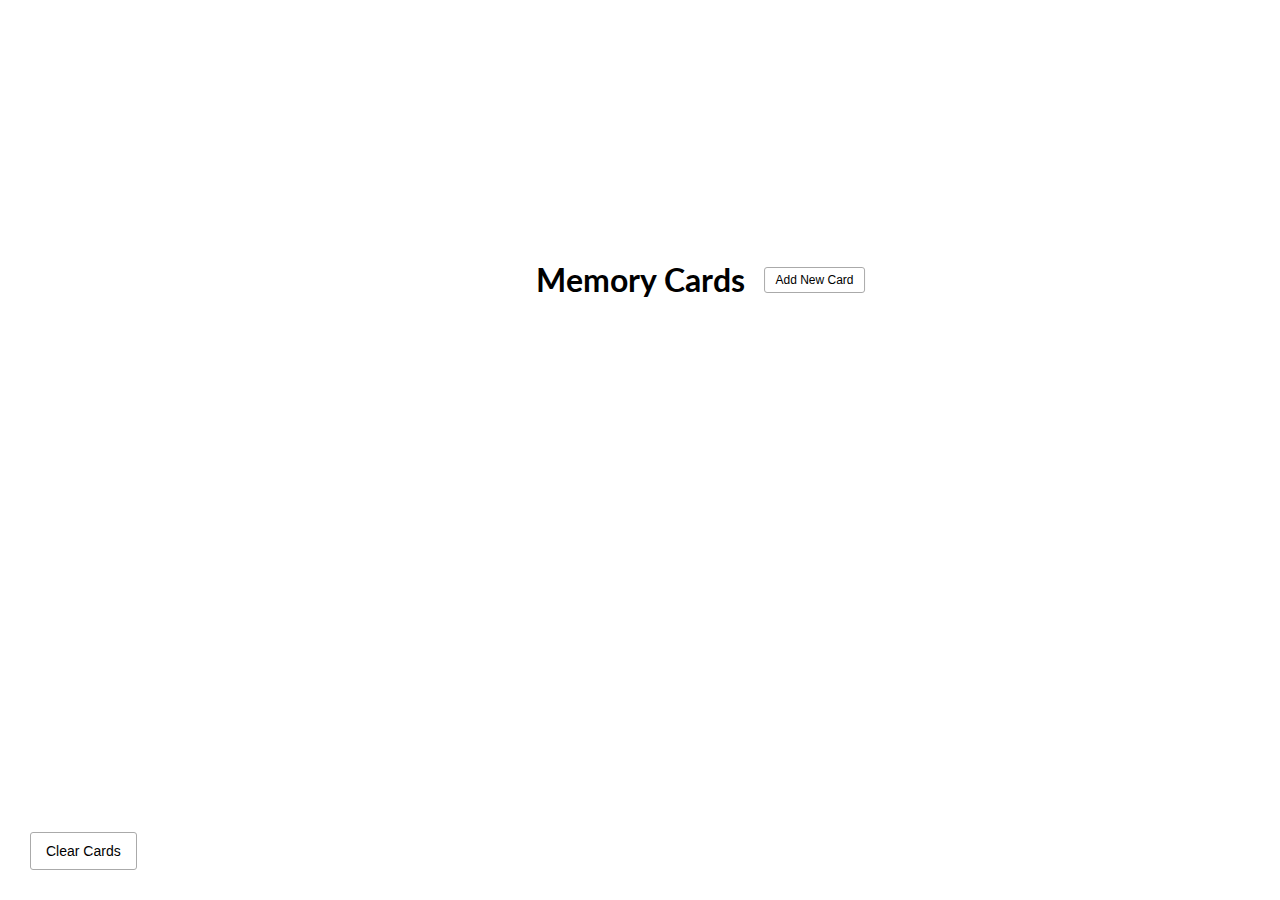
<file: Cards game/index.html>
<!DOCTYPE html>
<html lang="en">
  <head>
    <meta charset="UTF-8" />
    <meta name="viewport" content="width=device-width, initial-scale=1.0" />
    <meta http-equiv="X-UA-Compatible" content="ie=edge" />
    <link
      rel="stylesheet"
      href="https://cdnjs.cloudflare.com/ajax/libs/font-awesome/5.11.2/css/all.min.css"
      integrity="sha256-+N4/V/SbAFiW1MPBCXnfnP9QSN3+Keu+NlB+0ev/YKQ="
      crossorigin="anonymous"
    />
    <link rel="stylesheet" href="style.css" />
    <title>Memory Cards</title>
  </head>
  <body>
    <button id="clear" class="clear btn">
      <i class="fas fa-trash"></i> Clear Cards
    </button>

    <h1>
      Memory Cards
      <button id="show" class="btn btn-small">
        <i class="fas fa-plus"></i> Add New Card
      </button>
    </h1>

    <div id="cards-container" class="cards">
      <!-- <div class="card active">
        <div class="inner-card">
          <div class="inner-card-front">
            <p>
              What is PHP?
            </p>
          </div>
          <div class="inner-card-back">
            <p>
              A programming language
            </p>
          </div>
        </div>
      </div>

      <div class="card">
        <div class="inner-card">
          <div class="inner-card-front">
            <p>
              What is PHP?
            </p>
          </div>
          <div class="inner-card-back">
            <p>
              A programming language
            </p>
          </div>
        </div>
      </div> -->
    </div>

    <div class="navigation">
      <button id="prev" class="nav-button">
        <i class="fas fa-arrow-left"></i>
      </button>

      <p id="current"></p>

      <button id="next" class="nav-button">
        <i class="fas fa-arrow-right"></i>
      </button>
    </div>

    <div id="add-container" class="add-container">
      <h1>
        Add New Card
        <button id="hide" class="btn btn-small btn-ghost">
          <i class="fas fa-times"></i>
        </button>
      </h1>

      <div class="form-group">
        <label for="question">Question</label>
        <textarea id="question" placeholder="Enter question..."></textarea>
      </div>

      <div class="form-group">
        <label for="answer">Answer</label>
        <textarea id="answer" placeholder="Enter Answer..."></textarea>
      </div>

      <button id="add-card" class="btn">
        <i class="fas fa-plus"></i> Add Card
      </button>
    </div>

    <script src="script.js"></script>
  </body>
</html>
</file>
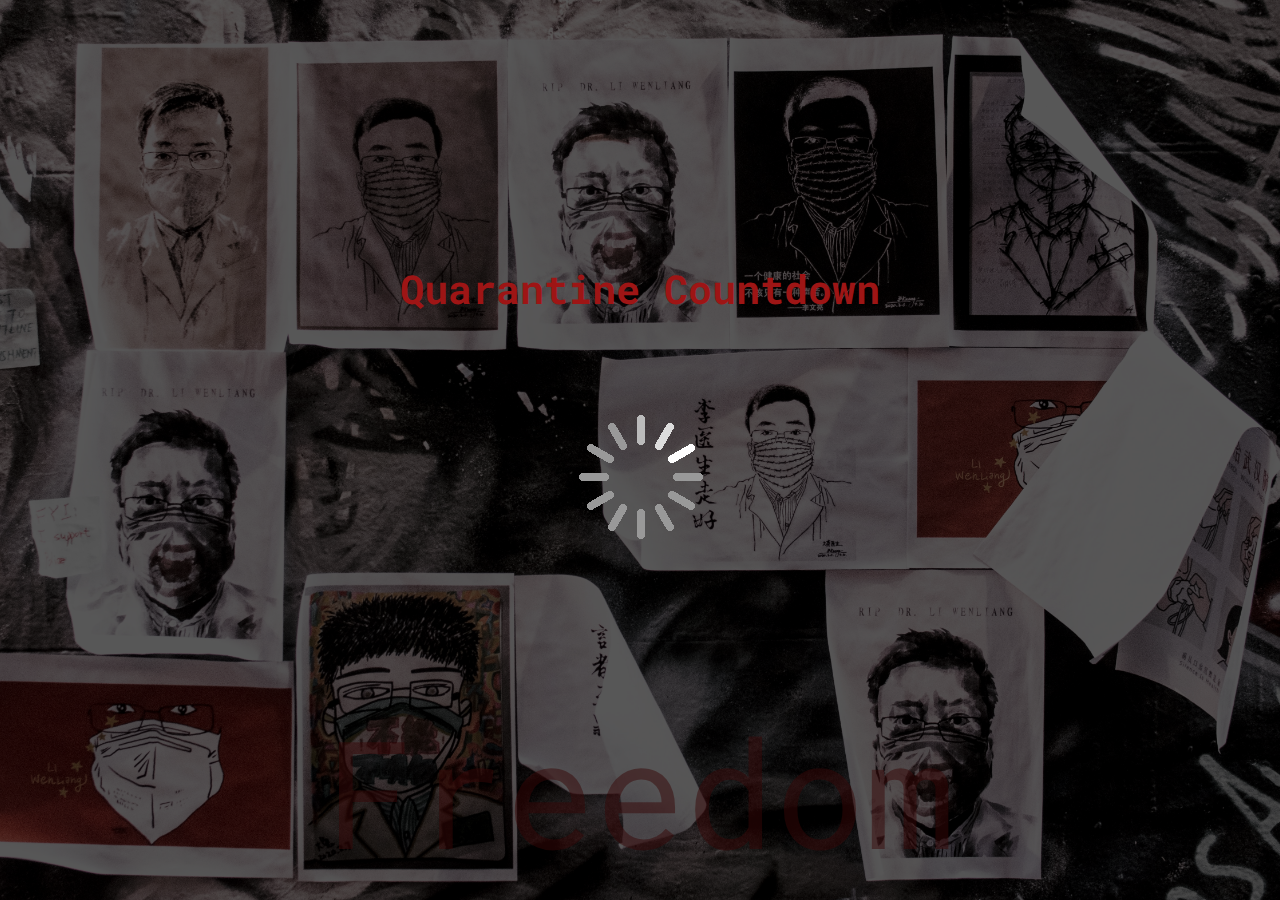
<file: Countdown/index.html>
<!DOCTYPE html>
<html lang="en">
  <head>
    <meta charset="UTF-8" />
    <meta name="viewport" content="width=device-width, initial-scale=1.0" />
    <link rel="stylesheet" href="style.css" />
    <meta http-equiv="X-UA-Compatible" content="ie=edge" />
    <title>CountDown</title>
  </head>
  <body>
    <div id="year" class="year">Freedom</div>

    <h1>Quarantine Countdown</h1>

    <div id="countdown" class="countdown">
      <div class="time">
        <h2 class="days" id="days">00</h2>
        <small>days</small>
      </div>
      <div class="time">
        <h2 class="hours" id="hours">00</h2>
        <small>hours</small>
      </div>
      <div class="time">
        <h2 class="minutes" id="minutes">00</h2>
        <small>minutes</small>
      </div>
      <div class="time">
        <h2 class="seconds" id="seconds">00</h2>
        <small>seconds</small>
      </div>
    </div>

    <img src="img/spinner.gif" id="loading" class="loading" alt="Loading..." />

    <script src="script.js"></script>
  </body>
</html>
</file>
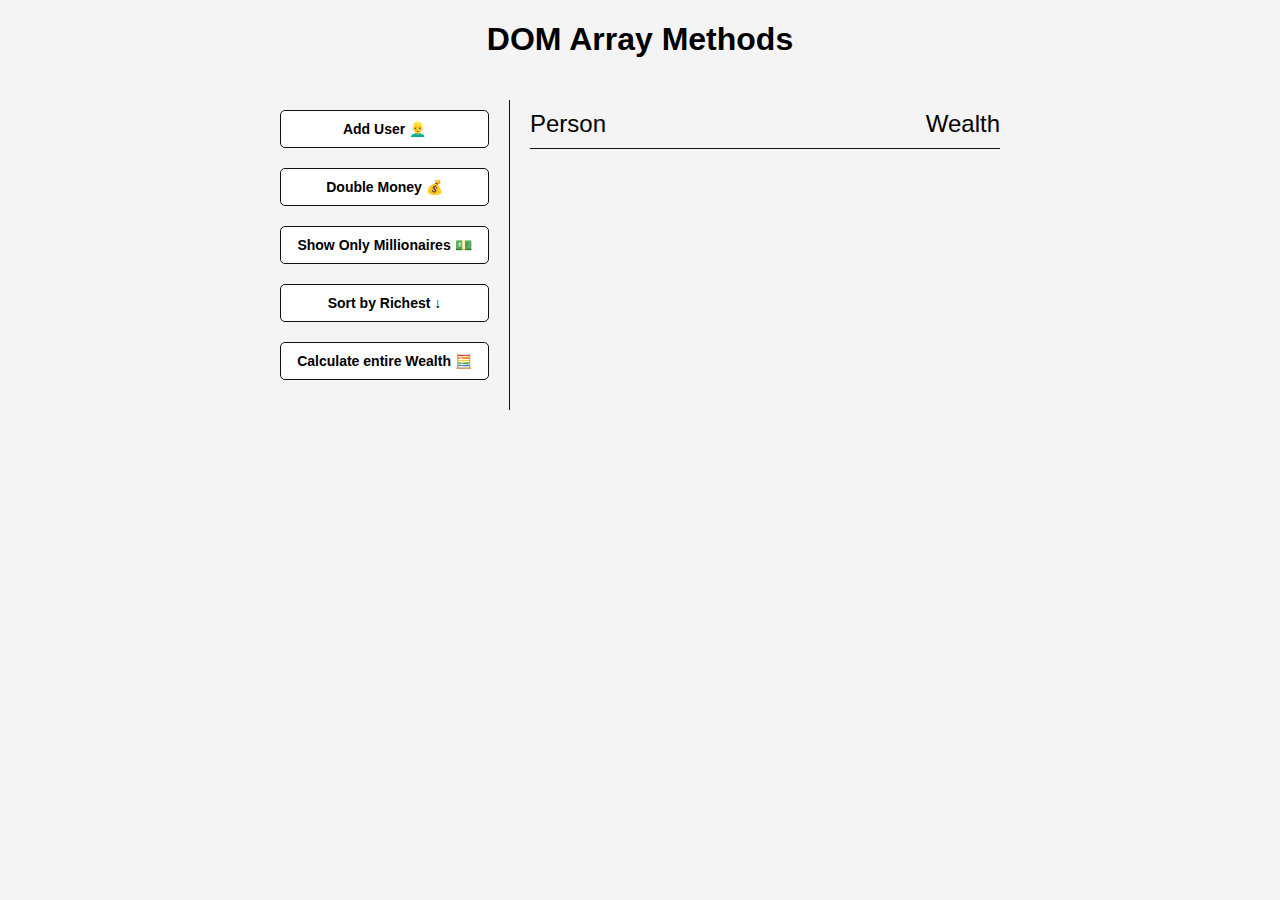
<file: DOM array methods/index.html>
<!DOCTYPE html>
<html lang="en">
  <head>
    <meta charset="UTF-8" />
    <meta name="viewport" content="width=device-width, initial-scale=1.0" />
    <meta http-equiv="X-UA-Compatible" content="ie=edge" />
    <link rel="stylesheet" href="style.css" />
    <title>DOM Array Methods</title>
  </head>
  <body>
    <h1>DOM Array Methods</h1>

    <div class="container">
      <aside>
        <button id="add-user">Add User 👱‍♂️</button>
        <button id="double">Double Money 💰</button>
        <button id="show-millionaires">Show Only Millionaires 💵</button>
        <button id="sort">Sort by Richest ↓</button>
        <button id="calculate-wealth">Calculate entire Wealth 🧮</button>
      </aside>

      <main id="main">
        <h2><strong>Person</strong> Wealth</h2>
      </main>
    </div>

    <script src="script.js"></script>
  </body>
</html>
</file>
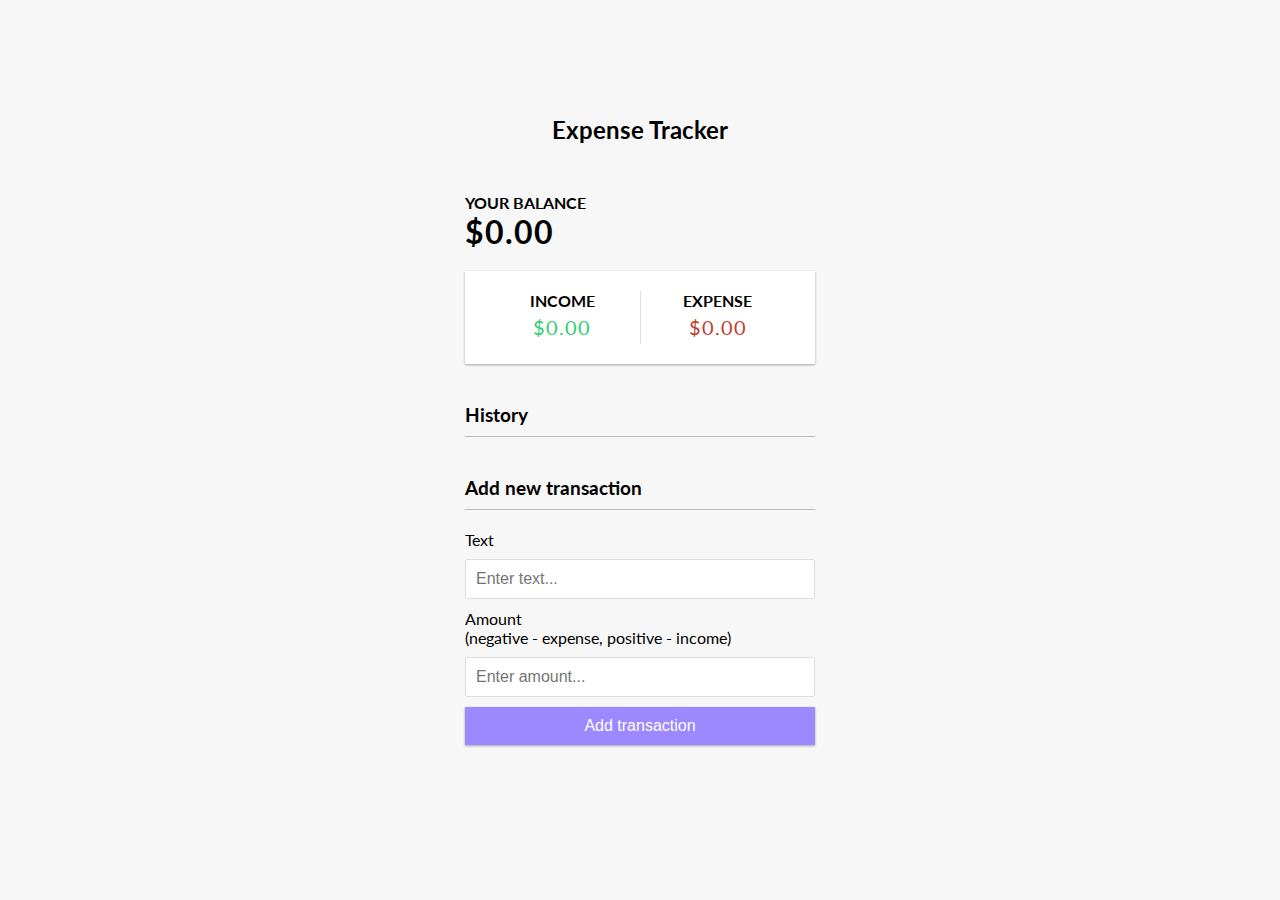
<file: Expense tracker/index.html>
<!DOCTYPE html>
<html lang="en">
  <head>
    <meta charset="UTF-8" />
    <meta name="viewport" content="width=device-width, initial-scale=1.0" />
    <meta http-equiv="X-UA-Compatible" content="ie=edge" />
    <link rel="stylesheet" href="style.css" />
    <title>Expense Tracker</title>
  </head>
  <body>
    <h2>Expense Tracker</h2>

    <div class="container">
      <h4>Your Balance</h4>
      <h1 id="balance">$0.00</h1>

      <div class="inc-exp-container">
        <div>
          <h4>Income</h4>
          <p id="money-plus" class="money plus">+$0.00</p>
        </div>
        <div>
          <h4>Expense</h4>
          <p id="money-minus" class="money minus">-$0.00</p>
        </div>
      </div>

      <h3>History</h3>
      <ul id="list" class="list">
        <li class="minus">
          Cash <span>-$400</span><button class="delete-btn">x</button>
        </li>
      </ul>

      <h3>Add new transaction</h3>
      <form id="form">
        <div class="form-control">
          <label for="text">Text</label>
          <input type="text" id="text" placeholder="Enter text..." />
        </div>
        <div class="form-control">
          <label for="amount"
            >Amount <br />
            (negative - expense, positive - income)</label
          >
          <input type="number" id="amount" placeholder="Enter amount..." />
        </div>
        <button class="btn">Add transaction</button>
      </form>
    </div>

    <script src="script.js"></script>
  </body>
</html>
</file>
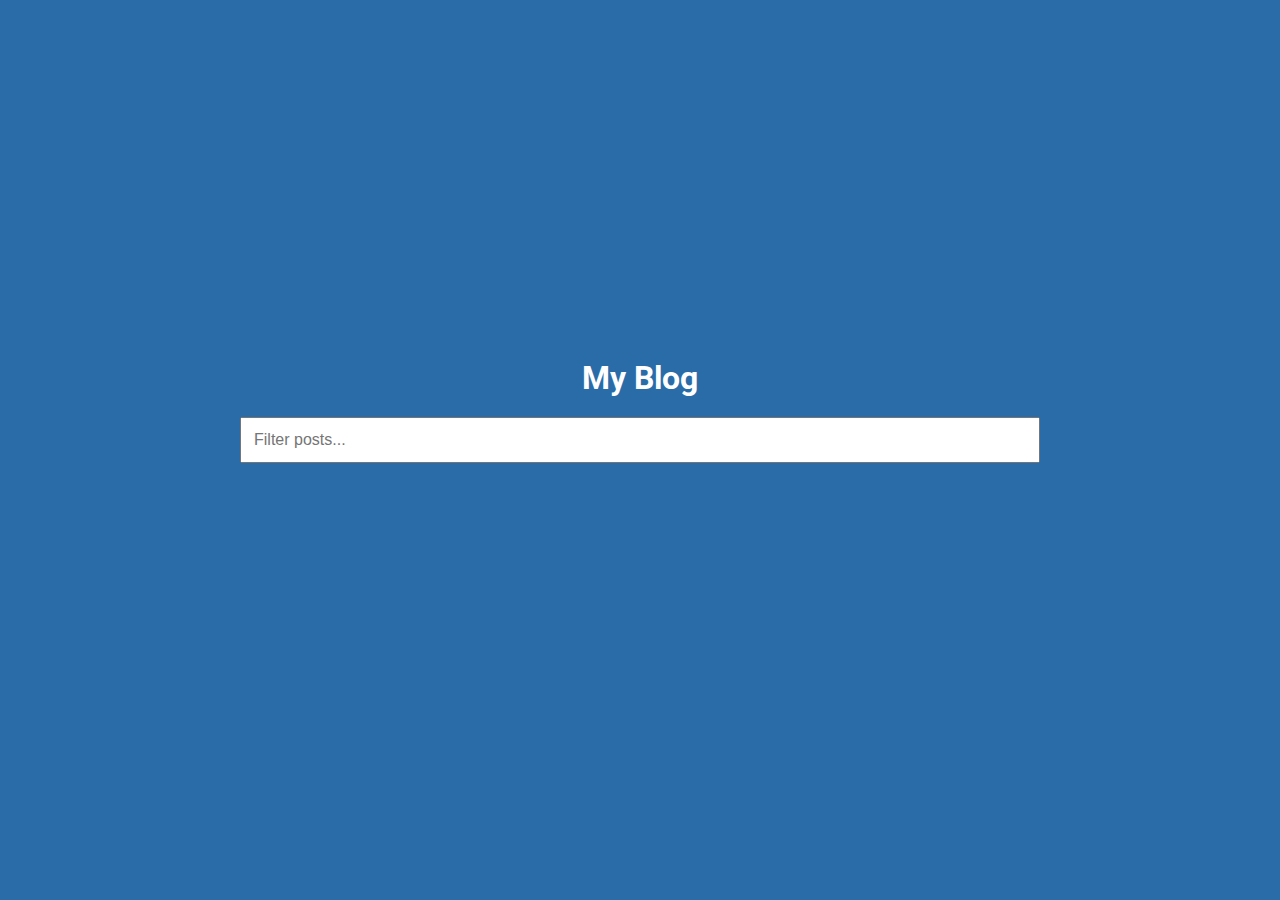
<file: Infinite scroll blog/index.html>
<!DOCTYPE html>
<html lang="en">
  <head>
    <meta charset="UTF-8" />
    <meta name="viewport" content="width=device-width, initial-scale=1.0" />
    <meta http-equiv="X-UA-Compatible" content="ie=edge" />
    <link rel="stylesheet" href="style.css" />
    <title>My Blog</title>
  </head>
  <body>
    <h1>My Blog</h1>

    <div class="filter-container">
      <input
        type="text"
        id="filter"
        class="filter"
        placeholder="Filter posts..."
      />
    </div>

    <div id="posts-container"></div>

    <div class="loader">
      <div class="circle"></div>
      <div class="circle"></div>
      <div class="circle"></div>
    </div>

    <script src="script.js"></script>
  </body>
</html>
</file>
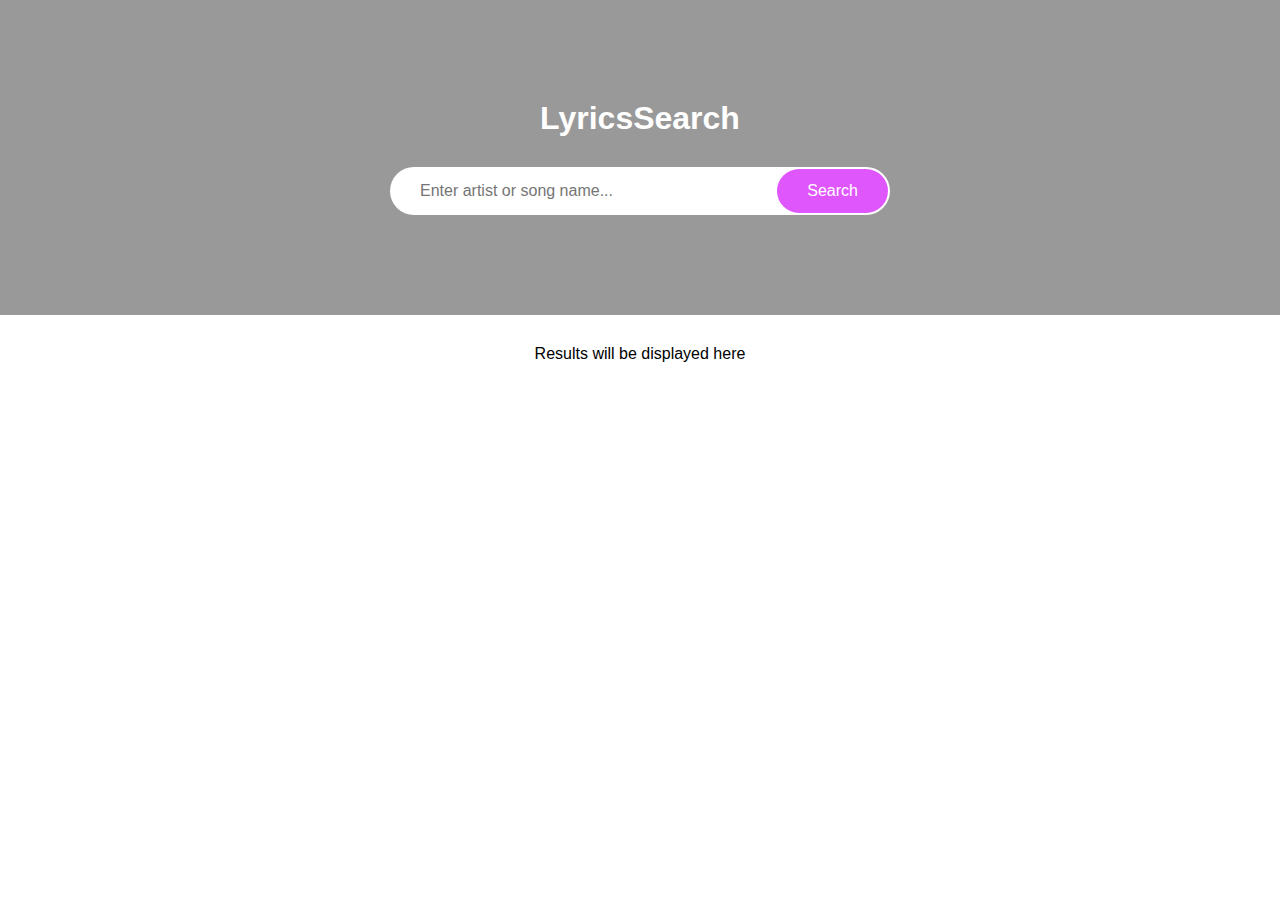
<file: Lyrics/index.html>
<!DOCTYPE html>
<html lang="en">
  <head>
    <meta charset="UTF-8" />
    <meta name="viewport" content="width=device-width, initial-scale=1.0" />
    <meta http-equiv="X-UA-Compatible" content="ie=edge" />
    <link rel="stylesheet" href="style.css" />
    <title>LyricsSearch</title>
  </head>
  <body>
    <header>
      <h1>LyricsSearch</h1>

      <form id="form">
        <input
          type="text"
          id="search"
          placeholder="Enter artist or song name..."
        />
        <button>Search</button>
      </form>
    </header>

    <div id="result" class="container">
      <p>Results will be displayed here</p>
    </div>

    <div id="more" class="container centered"></div>

    <script src="script.js"></script>
  </body>
</html>
</file>
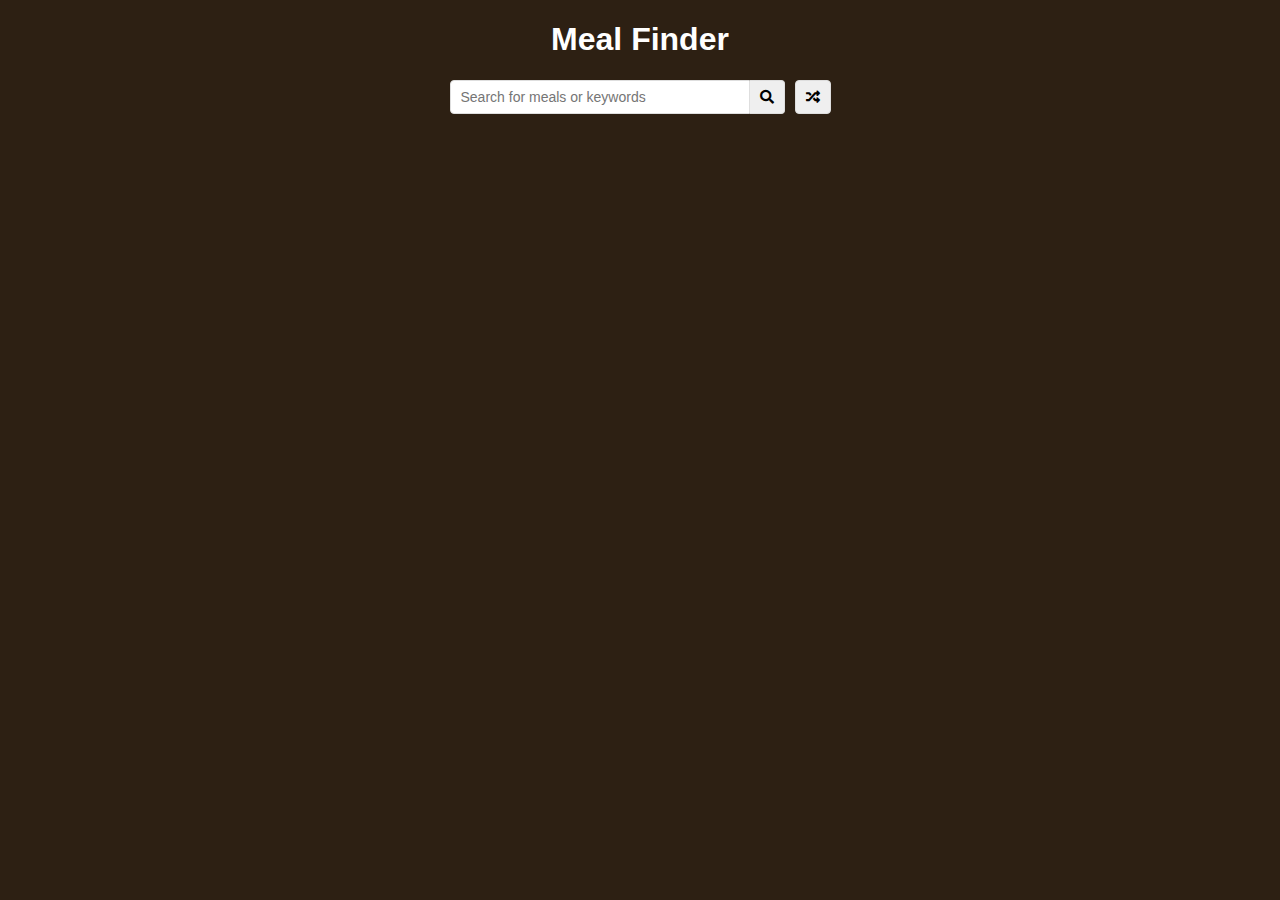
<file: Meal finder/index.html>
<!DOCTYPE html>
<html lang="en">
  <head>
    <meta charset="UTF-8" />
    <meta name="viewport" content="width=device-width, initial-scale=1.0" />
    <meta http-equiv="X-UA-Compatible" content="ie=edge" />
    <link
      rel="stylesheet"
      href="https://cdnjs.cloudflare.com/ajax/libs/font-awesome/5.10.2/css/all.min.css"
    />
    <link rel="stylesheet" href="style.css" />
    <title>Meal Finder</title>
  </head>
  <body>
    <div class="container">
      <h1>Meal Finder</h1>
      <div class="flex">
        <form class="flex" id="submit">
          <input
            type="text"
            id="search"
            placeholder="Search for meals or keywords"
          />
          <button class="search-btn" type="submit">
            <i class="fas fa-search"></i>
          </button>
        </form>
        <button class="random-btn" id="random">
          <i class="fas fa-random"></i>
        </button>
      </div>

      <div id="result-heading"></div>
      <div id="meals" class="meals"></div>
      <div id="single-meal"></div>
    </div>

    <script src="script.js"></script>
  </body>
</html>
</file>
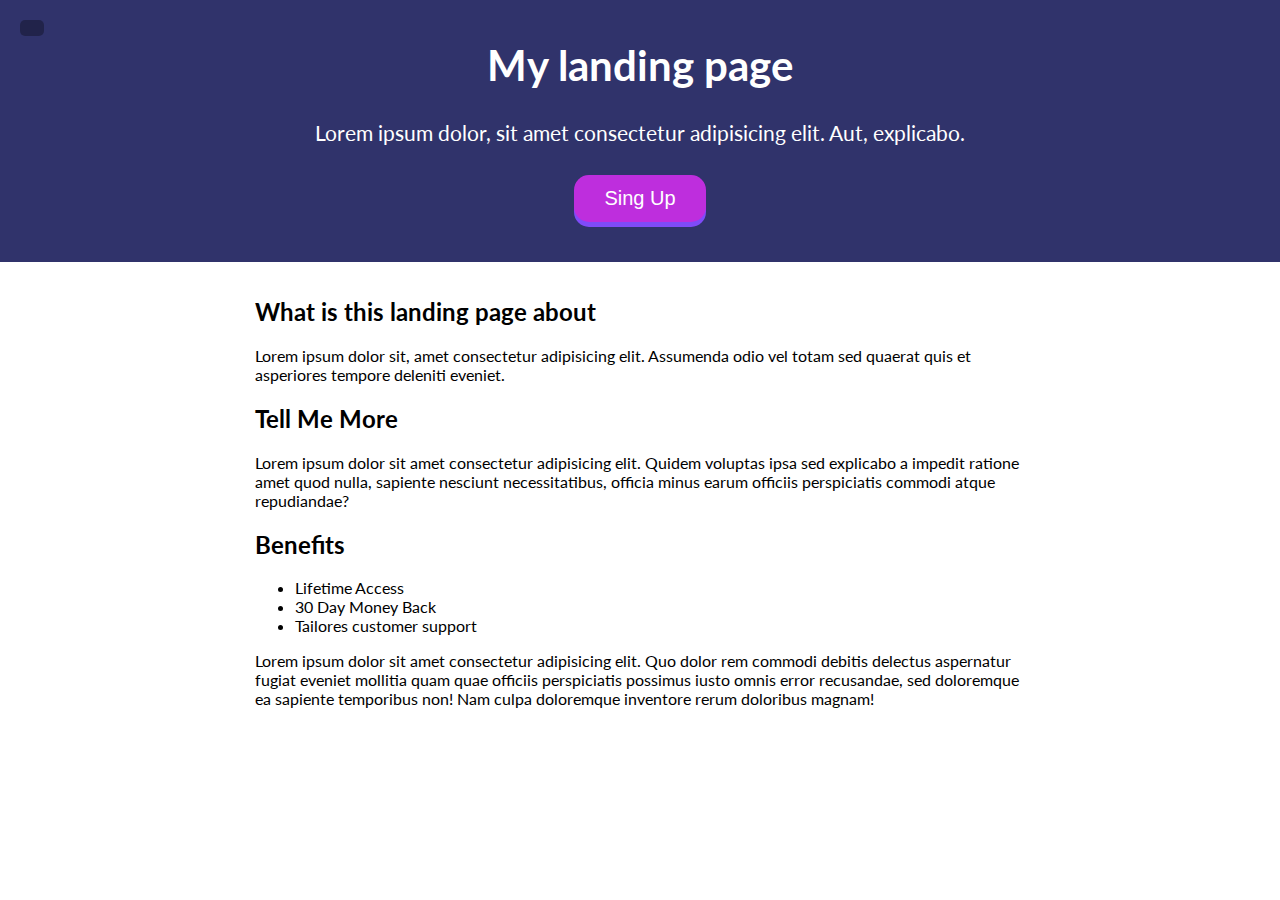
<file: Menu slider & Modal/index.html>
<!DOCTYPE html>
<html lang="en">
  <head>
    <meta charset="UTF-8" />
    <meta name="viewport" content="width=device-width, initial-scale=1.0" />
    <link rel="stylesheet" href="style.css" />
    <link
      rel="stylesheet"
      href="https://cdnjs.cloudflare.com/ajax/libs/font-awesome/5.11.2/css/all.min.css"
      integrity="sha256-+N4/V/SbAFiW1MPBCXnfnP9QSN3+Keu+NlB+0ev/YKQ="
      crossorigin="anonymous"
    />
    <title>Menu slider & Modal</title>
  </head>
  <body>
    <nav>
      <div class="logo">
        <img src="le mua.jpg" alt="" />
      </div>
      <ul>
        <li><a href="#">Home</a></li>
        <li><a href="#">Portfolio</a></li>
        <li><a href="#">Blog</a></li>
        <li><a href="#">Contact me</a></li>
      </ul>
    </nav>
    <header>
      <button id="toggle" class="toggle">
        <i class="fa fa-bars fa-2x"></i>
      </button>
      <h1>My landing page</h1>
      <p>
        Lorem ipsum dolor, sit amet consectetur adipisicing elit. Aut,
        explicabo.
      </p>
      <button class="cta-btn" id="open">Sing Up</button>
    </header>
    <div class="container">
      <h2>What is this landing page about</h2>
      <p>
        Lorem ipsum dolor sit, amet consectetur adipisicing elit. Assumenda odio
        vel totam sed quaerat quis et asperiores tempore deleniti eveniet.
      </p>
      <h2>Tell Me More</h2>
      <p>
        Lorem ipsum dolor sit amet consectetur adipisicing elit. Quidem voluptas
        ipsa sed explicabo a impedit ratione amet quod nulla, sapiente nesciunt
        necessitatibus, officia minus earum officiis perspiciatis commodi atque
        repudiandae?
      </p>
      <h2>Benefits</h2>
      <ul>
        <li>Lifetime Access</li>
        <li>30 Day Money Back</li>
        <li>Tailores customer support</li>
      </ul>
      <p>
        Lorem ipsum dolor sit amet consectetur adipisicing elit. Quo dolor rem
        commodi debitis delectus aspernatur fugiat eveniet mollitia quam quae
        officiis perspiciatis possimus iusto omnis error recusandae, sed
        doloremque ea sapiente temporibus non! Nam culpa doloremque inventore
        rerum doloribus magnam!
      </p>
    </div>
    <!-- #Modal -->

    <div class="modal-container" id="modal">
      <div class="modal">
        <button class="close-btn" id="close">
          <i class="fa fa-times"></i>
        </button>
        <div class="modal-header">
          <h3>Sign Up</h3>
        </div>
        <div class="modal-content">
          <p>Register with us to get offers, support and more</p>
          <form action="" class="modal-form">
            <div>
              <label for="name">Name</label>
              <input
                type="text"
                id="name"
                class="form-input"
                placeholder="Enter Name"
              />
            </div>
            <div>
              <label for="email">email</label>
              <input
                type="email"
                id="email"
                class="form-input"
                placeholder="Enter Email"
              />
            </div>
            <div>
              <label for="password">Password</label>
              <input
                class="form-input"
                type="password"
                id="password"
                placeholder="Enter Password"
              />
            </div>
            <div>
              <label for="password2">Confirm Password</label>
              <input
                class="form-input"
                type="password"
                id="password2"
                placeholder="Confirm Password"
              />
            </div>
            <input type="submit" value="Submit" class="submit-btn" />
          </form>
        </div>
      </div>
    </div>

    <script src="script.js"></script>
  </body>
</html>
</file>
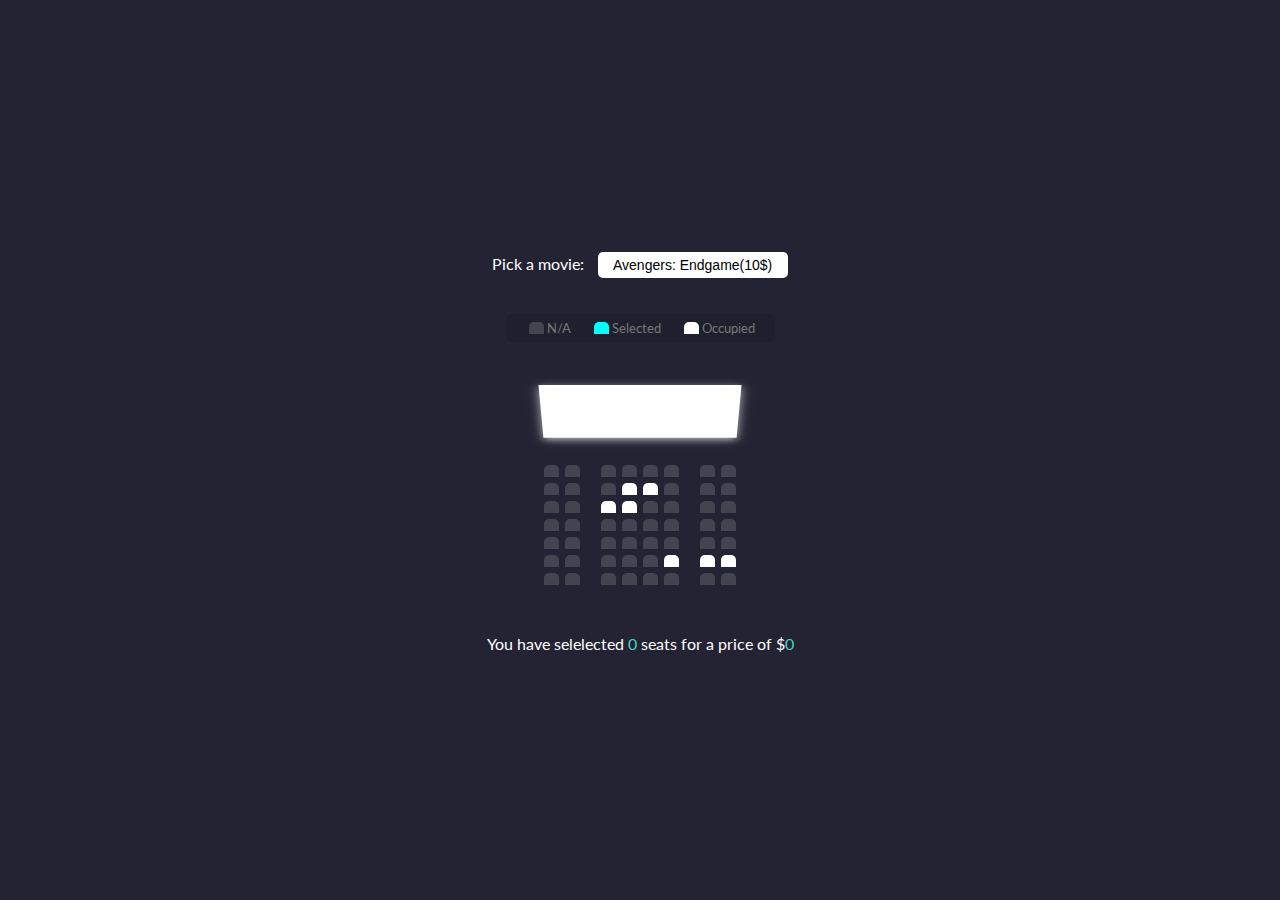
<file: Movie seat booking/index.html>
<!DOCTYPE html>
<html lang="en">
  <head>
    <meta charset="UTF-8" />
    <meta name="viewport" content="width=device-width, initial-scale=1.0" />
    <link rel="stylesheet" href="style.css" />
    <title>Movie seat booking</title>
  </head>
  <body>
    <div class="movie-container">
      <label>Pick a movie:</label>
      <select id="movie">
        <option value="10">Avengers: Endgame(10$)</option>
        <option value="12">The Joker(12$)</option>
        <option value="8">Matrix(8$)</option>
        <option value="9">Lord of the rings(9$)</option>
      </select>
    </div>
    <ul class="showcase">
      <li>
        <div class="seat"></div>
        <small>N/A</small>
      </li>
      <li>
        <div class="seat selected"></div>
        <small>Selected</small>
      </li>
      <li>
        <div class="seat occupied"></div>
        <small>Occupied</small>
      </li>
    </ul>
    <div class="container">
      <div class="screen"></div>

      <div class="row">
        <div class="seat"></div>
        <div class="seat"></div>
        <div class="seat"></div>
        <div class="seat"></div>
        <div class="seat"></div>
        <div class="seat"></div>
        <div class="seat"></div>
        <div class="seat"></div>
      </div>
      <div class="row">
        <div class="seat"></div>
        <div class="seat "></div>
        <div class="seat "></div>
        <div class="seat occupied"></div>
        <div class="seat occupied"></div>
        <div class="seat"></div>
        <div class="seat"></div>
        <div class="seat"></div>
      </div>
      <div class="row">
        <div class="seat"></div>
        <div class="seat"></div>
        <div class="seat occupied"></div>
        <div class="seat occupied"></div>
        <div class="seat"></div>
        <div class="seat"></div>
        <div class="seat"></div>
        <div class="seat"></div>
      </div>
      <div class="row">
        <div class="seat"></div>
        <div class="seat"></div>
        <div class="seat"></div>
        <div class="seat"></div>
        <div class="seat"></div>
        <div class="seat"></div>
        <div class="seat"></div>
        <div class="seat"></div>
      </div>
      <div class="row">
        <div class="seat"></div>
        <div class="seat"></div>
        <div class="seat"></div>
        <div class="seat"></div>
        <div class="seat"></div>
        <div class="seat"></div>
        <div class="seat"></div>
        <div class="seat"></div>
      </div>
      <div class="row">
        <div class="seat"></div>
        <div class="seat"></div>
        <div class="seat"></div>
        <div class="seat"></div>
        <div class="seat"></div>
        <div class="seat occupied"></div>
        <div class="seat occupied"></div>
        <div class="seat occupied"></div>
      </div>
      <div class="row">
        <div class="seat"></div>
        <div class="seat"></div>
        <div class="seat"></div>
        <div class="seat"></div>
        <div class="seat"></div>
        <div class="seat"></div>
        <div class="seat"></div>
        <div class="seat"></div>
      </div>
    </div>
    <p class="text">
      You have selelected <span id="count">0</span> seats for a price of $<span
        id="total"
        >0</span
      >
    </p>
    <script src="script.js"></script>
  </body>
</html>
</file>
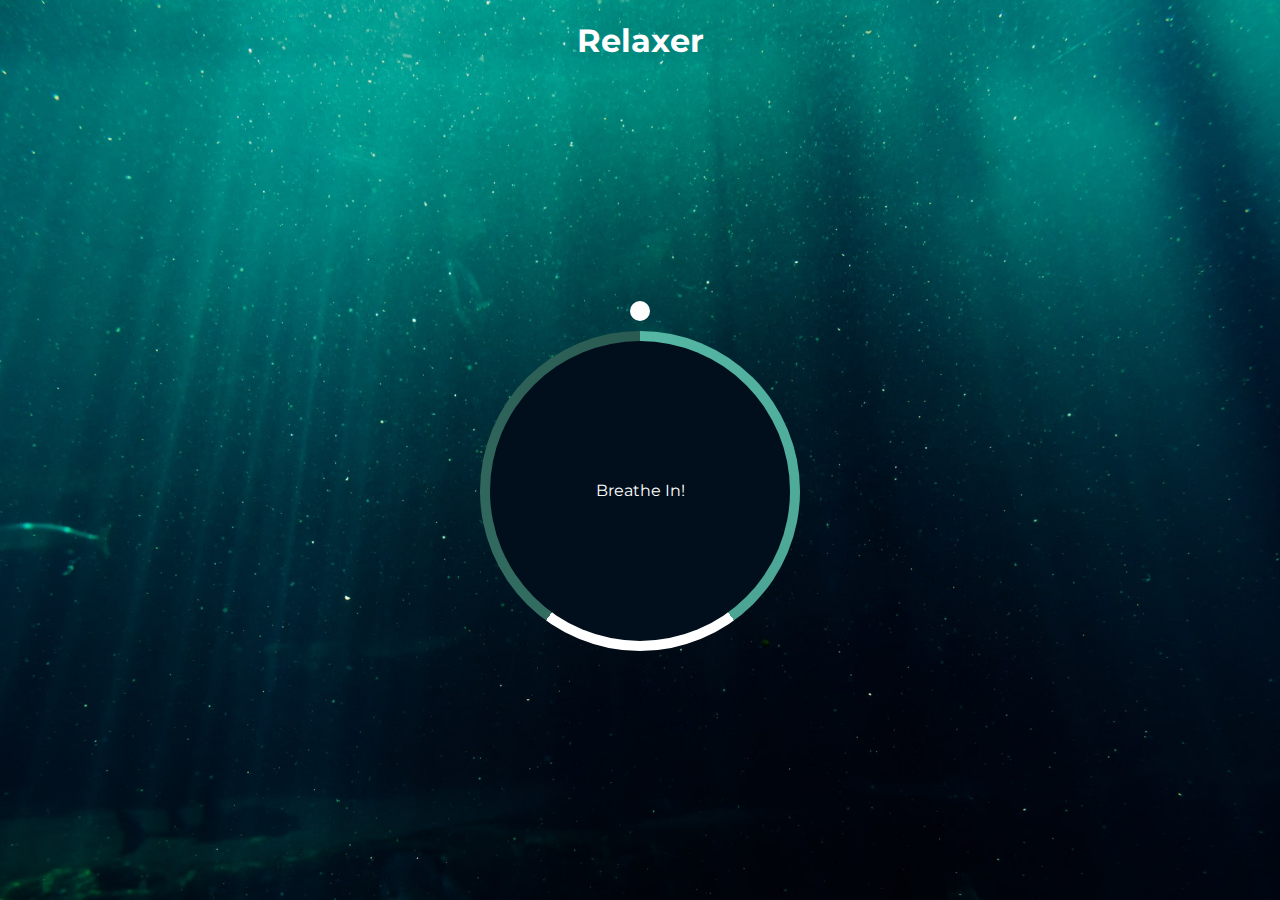
<file: Relaxer/index.html>
<!DOCTYPE html>
<html lang="en">
  <head>
    <meta charset="UTF-8" />
    <meta name="viewport" content="width=device-width, initial-scale=1.0" />
    <meta http-equiv="X-UA-Compatible" content="ie=edge" />
    <link rel="stylesheet" href="style.css" />
    <title>Relaxer</title>
  </head>
  <body>
    <h1>Relaxer</h1>

    <div class="container" id="container">
      <div class="circle"></div>

      <p id="text"></p>

      <div class="pointer-container">
        <span class="pointer"></span>
      </div>

      <div class="gradient-circle"></div>
    </div>

    <script src="script.js"></script>
  </body>
</html>
</file>
<file: Cards game/style.css>
@import url('https://fonts.googleapis.com/css?family=Lato:300,500,700&display=swap');

* {
  box-sizing: border-box;
}

body {
  background-color: #fff;
  display: flex;
  flex-direction: column;
  align-items: center;
  justify-content: center;
  height: 100vh;
  margin: 0;
  overflow: hidden;
  font-family: 'Lato', sans-serif;
}

h1 {
  position: relative;
}

h1 button {
  position: absolute;
  right: 0;
  transform: translate(120%, -50%);
  z-index: 2;
}

.btn {
  cursor: pointer;
  background-color: #fff;
  border: 1px solid #aaa;
  border-radius: 3px;
  font-size: 14px;
  margin-top: 20px;
  padding: 10px 15px;
}

.btn-small {
  font-size: 12px;
  padding: 5px 10px;
}

.btn-ghost {
  border: 0;
  background-color: transparent;
}

.clear {
  position: absolute;
  bottom: 30px;
  left: 30px;
}

.cards {
  perspective: 1000px;
  position: relative;
  height: 300px;
  width: 500px;
  max-width: 100%;
}

.card {
  position: absolute;
  opacity: 0;
  font-size: 1.5em;
  top: 0;
  left: 0;
  height: 100%;
  width: 100%;
  transform: translateX(50%) rotateY(-10deg);
  transition: transform 0.4s ease, opacity 0.4s ease;
}

.card.active {
  cursor: pointer;
  opacity: 1;
  z-index: 10;
  transform: translateX(0) rotateY(0deg);
}

.card.left {
  transform: translateX(-50%) rotateY(10deg);
}

.inner-card {
  box-shadow: 0 1px 10px rgba(0, 0, 0, 0.3);
  border-radius: 4px;
  height: 100%;
  width: 100%;
  position: relative;
  transform-style: preserve-3d;
  transition: transform 0.4s ease;
}

.card.show-answer .inner-card {
  transform: rotateX(180deg);
}

.inner-card-front,
.inner-card-back {
  backface-visibility: hidden;
  position: absolute;
  top: 0;
  left: 0;
  display: flex;
  align-items: center;
  justify-content: center;
  height: 100%;
  width: 100%;
  background: #fff;
}

.inner-card-front {
  transform: rotateX(0deg);
  z-index: 2;
}

.inner-card-back {
  transform: rotateX(180deg);
}

.inner-card-front::after,
.inner-card-back::after {
  content: '\f021  Flip';
  font-family: 'Font Awesome 5 Free', Lato, sans-serif;
  position: absolute;
  top: 10px;
  right: 10px;
  font-weight: bold;
  font-size: 16px;
  color: #ddd;
}

.navigation {
  display: flex;
  margin: 20px 0;
}

.navigation .nav-button {
  border: none;
  background-color: transparent;
  cursor: pointer;
  font-size: 16px;
}

.navigation p {
  margin: 0 25px;
}

.add-container {
  opacity: 0;
  z-index: -1;
  background-color: #f0f0f0;
  border-top: 2px solid #eee;
  display: flex;
  flex-direction: column;
  align-items: center;
  justify-content: center;
  padding: 10px 0;
  position: absolute;
  top: 0;
  bottom: 0;
  width: 100%;
  transition: 0.3s ease;
}

.add-container.show {
  opacity: 1;
  z-index: 2;
}

.add-container h3 {
  margin: 10px 0;
}

.form-group label {
  display: block;
  margin: 20px 0 10px;
}

.form-group textarea {
  border: 1px solid #aaa;
  border-radius: 3px;
  font-size: 16px;
  padding: 12px;
  min-width: 500px;
  max-width: 100%;
}
</file>
<file: Countdown/style.css>
@import url("https://fonts.googleapis.com/css?family=Roboto+Mono&display=swap");

* {
  box-sizing: border-box;
}

body {
  font-family: "Roboto Mono", monospace;
  background-image: url(img/bigwallpaper1.jpg);
  background-repeat: no-repeat;
  background-size: cover;
  background-position: center center;
  height: 100vh;
  color: #9e1515;
  display: flex;
  flex-direction: column;
  align-items: center;
  justify-content: center;
  text-align: center;
  margin: 0;
  overflow: hidden;
}
body::after {
  content: "";
  position: absolute;
  top: 0;
  left: 0;
  width: 100%;
  height: 100%;
  background-color: rgba(0, 0, 0, 0.65);
}
body * {
  z-index: 1;
}
h1 {
  font-size: 40px;
  margin: -80px 0 40px;
  margin-bottom: 80px;
}
.year {
  font-size: 150px;
  z-index: -1;
  opacity: 0.5;
  position: absolute;
  bottom: 10px;
  left: 50%;
  transform: translateX(-50%);
}
.countdown {
  display: none;
  transform: scale(1.5);
}
.time {
  display: flex;
  flex-direction: column;
  align-items: center;
  margin: 15px;
}
.time h2 {
  margin: 0 0 2px;
}

@media (max-width: 500px) {
  h1 {
    font-size: 30px;
    margin-bottom: 50px;
  }
  .time {
    margin: 5px;
  }
  .time h2 {
    font-size: 15px;
    margin: 0;
  }
  .time small {
    font-size: 10px;
    font-weight: bold;
  }
}
</file>
<file: DOM array methods/style.css>
* {
  box-sizing: border-box;
}
body {
  background-color: #f4f4f4;
  font-family: Arial, Helvetica, sans-serif;
  display: flex;
  flex-direction: column;
  align-items: center;
  margin: 0;
  min-height: 100vh;
}
.container {
  display: flex;
  padding: 20px;
  margin: 0 auto;
  max-width: 100%;
  width: 800px;
}
aside {
  padding: 10px 20px;
  width: 250px;
  border-right: 1px solid #111;
}
button {
  cursor: pointer;
  background-color: #fff;
  border: solid 1px #111;
  border-radius: 5px;
  display: block;
  width: 100%;
  padding: 10px;
  margin-bottom: 20px;
  font-weight: bold;
  font-size: 14px;
}
main {
  flex: 1;
  padding: 10px 20px;
}
h2 {
  border-bottom: 1px solid #111;
  display: flex;
  justify-content: space-between;
  font-weight: 300;
  margin: 0 0 20px;
  padding-bottom: 10px;
}
h3 {
  background-color: #fff;
  border-bottom: 1px solid #111;
  display: flex;
  justify-content: space-between;
  font-weight: 300;
  margin: 20px 0 0;
  padding: 10px;
}
.person {
  display: flex;
  justify-content: space-between;
  font-size: 20px;
  margin-bottom: 10px;
}
</file>
<file: Expense tracker/style.css>
@import url('https://fonts.googleapis.com/css?family=Lato&display=swap');

:root {
  --box-shadow: 0 1px 3px rgba(0, 0, 0, 0.12), 0 1px 2px rgba(0, 0, 0, 0.24);
}

* {
  box-sizing: border-box;
}

body {
  background-color: #f7f7f7;
  display: flex;
  flex-direction: column;
  align-items: center;
  justify-content: center;
  min-height: 100vh;
  margin: 0;
  font-family: 'Lato', sans-serif;
}

.container {
  margin: 30px auto;
  width: 350px;
}

h1 {
  letter-spacing: 1px;
  margin: 0;
}

h3 {
  border-bottom: 1px solid #bbb;
  padding-bottom: 10px;
  margin: 40px 0 10px;
}

h4 {
  margin: 0;
  text-transform: uppercase;
}

.inc-exp-container {
  background-color: #fff;
  box-shadow: var(--box-shadow);
  padding: 20px;
  display: flex;
  justify-content: space-between;
  margin: 20px 0;
}

.inc-exp-container > div {
  flex: 1;
  text-align: center;
}

.inc-exp-container > div:first-of-type {
  border-right: 1px solid #dedede;
}

.money {
  font-size: 20px;
  letter-spacing: 1px;
  margin: 5px 0;
}

.money.plus {
  color: #2ecc71;
}

.money.minus {
  color: #c0392b;
}

label {
  display: inline-block;
  margin: 10px 0;
}

input[type='text'],
input[type='number'] {
  border: 1px solid #dedede;
  border-radius: 2px;
  display: block;
  font-size: 16px;
  padding: 10px;
  width: 100%;
}

.btn {
  cursor: pointer;
  background-color: #9c88ff;
  box-shadow: var(--box-shadow);
  color: #fff;
  border: 0;
  display: block;
  font-size: 16px;
  margin: 10px 0 30px;
  padding: 10px;
  width: 100%;
}

.btn:focus,
.delete-btn:focus {
  outline: 0;
}

.list {
  list-style-type: none;
  padding: 0;
  margin-bottom: 40px;
}

.list li {
  background-color: #fff;
  box-shadow: var(--box-shadow);
  color: #333;
  display: flex;
  justify-content: space-between;
  position: relative;
  padding: 10px;
  margin: 10px 0;
}

.list li.plus {
  border-right: 5px solid #2ecc71;
}

.list li.minus {
  border-right: 5px solid #c0392b;
}

.delete-btn {
  cursor: pointer;
  background-color: #e74c3c;
  border: 0;
  color: #fff;
  font-size: 20px;
  line-height: 20px;
  padding: 2px 5px;
  position: absolute;
  top: 50%;
  left: 0;
  transform: translate(-100%, -50%);
  opacity: 0;
  transition: opacity 0.3s ease;
}

.list li:hover .delete-btn {
  opacity: 1;
}
</file>
<file: Infinite scroll blog/style.css>
@import url('https://fonts.googleapis.com/css?family=Roboto&display=swap');

* {
  box-sizing: border-box;
}

body {
  background-color: #296ca8;
  color: #fff;
  font-family: 'Roboto', sans-serif;
  display: flex;
  flex-direction: column;
  align-items: center;
  justify-content: center;
  min-height: 100vh;
  margin: 0;
  padding-bottom: 100px;
}

h1 {
  margin-bottom: 0;
  text-align: center;
}

.filter-container {
  margin-top: 20px;
  width: 80vw;
  max-width: 800px;
}

.filter {
  width: 100%;
  padding: 12px;
  font-size: 16px;
}

.post {
  position: relative;
  background-color: #4992d3;
  box-shadow: 0 2px 4px rgba(0, 0, 0, 0.3);
  border-radius: 3px;
  padding: 20px;
  margin: 40px 0;
  display: flex;
  width: 80vw;
  max-width: 800px;
}

.post .post-title {
  margin: 0;
}

.post .post-body {
  margin: 15px 0 0;
  line-height: 1.3;
}

.post .post-info {
  margin-left: 20px;
}

.post .number {
  position: absolute;
  top: -15px;
  left: -15px;
  font-size: 15px;
  width: 40px;
  height: 40px;
  border-radius: 50%;
  background: #fff;
  color: #296ca8;
  display: flex;
  align-items: center;
  justify-content: center;
  padding: 7px 10px;
}

.loader {
  opacity: 0;
  display: flex;
  position: fixed;
  bottom: 50px;
  transition: opacity 0.3s ease-in;
}

.loader.show {
  opacity: 1;
}

.circle {
  background-color: #fff;
  width: 10px;
  height: 10px;
  border-radius: 50%;
  margin: 5px;
  animation: bounce 0.5s ease-in infinite;
}

.circle:nth-of-type(2) {
  animation-delay: 0.1s;
}

.circle:nth-of-type(3) {
  animation-delay: 0.2s;
}

@keyframes bounce {
  0%,
  100% {
    transform: translateY(0);
  }

  50% {
    transform: translateY(-10px);
  }
}
</file>
<file: Lyrics/style.css>
* {
  box-sizing: border-box;
}

body {
  background-color: #fff;
  font-family: Arial, Helvetica, sans-serif;
  margin: 0;
}

button {
  cursor: pointer;
}

button:active {
  transform: scale(0.95);
}

input:focus,
button:focus {
  outline: none;
}

header {
  background-image: url("https://images.unsplash.com/photo-1510915361894-db8b60106cb1?ixlib=rb-1.2.1&ixid=eyJhcHBfaWQiOjEyMDd9&auto=format&fit=crop&w=1350&q=80");
  background-repeat: no-repeat;
  background-size: cover;
  background-position: center center;
  color: #fff;
  display: flex;
  flex-direction: column;
  align-items: center;
  justify-content: center;
  padding: 100px 0;
  position: relative;
}

header::after {
  content: "";
  position: absolute;
  top: 0;
  left: 0;
  height: 100%;
  width: 100%;
  background-color: rgba(0, 0, 0, 0.4);
}

header * {
  z-index: 1;
}

header h1 {
  margin: 0 0 30px;
}

form {
  position: relative;
  width: 500px;
  max-width: 100%;
}

form input {
  border: 0;
  border-radius: 50px;
  font-size: 16px;
  padding: 15px 30px;
  width: 100%;
}

form button {
  position: absolute;
  top: 2px;
  right: 2px;
  background-color: #e056fd;
  border: 0;
  border-radius: 50px;
  color: #fff;
  font-size: 16px;
  padding: 13px 30px;
}

.btn {
  background-color: #8d56fd;
  border: 0;
  border-radius: 10px;
  color: #fff;
  padding: 4px 10px;
}

ul.songs {
  list-style-type: none;
  padding: 0;
}

ul.songs li {
  display: flex;
  align-items: center;
  justify-content: space-between;
  margin: 10px 0;
}

.container {
  margin: 30px auto;
  max-width: 100%;
  width: 500px;
}

.container h2 {
  font-weight: 300;
}

.container p {
  text-align: center;
}

.centered {
  display: flex;
  justify-content: center;
}

.centered button {
  transform: scale(1.3);
  margin: 15px;
}
</file>
<file: Meal finder/style.css>
* {
  box-sizing: border-box;
}

body {
  background: #2d2013;
  color: #fff;
  font-family: Verdana, Geneva, Tahoma, sans-serif;
  margin: 0;
}

.container {
  margin: auto;
  max-width: 800px;
  display: flex;
  flex-direction: column;
  align-items: center;
  justify-content: center;
  text-align: center;
}

.flex {
  display: flex;
}

input,
button {
  border: 1px solid #dedede;
  border-top-left-radius: 4px;
  border-bottom-left-radius: 4px;
  font-size: 14px;
  padding: 8px 10px;
  margin: 0;
}

input[type='text'] {
  width: 300px;
}

.search-btn {
  cursor: pointer;
  border-left: 0;
  border-radius: 0;
  border-top-right-radius: 4px;
  border-bottom-right-radius: 4px;
}

.random-btn {
  cursor: pointer;
  margin-left: 10px;
  border-top-right-radius: 4px;
  border-bottom-right-radius: 4px;
}

.meals {
  display: grid;
  grid-template-columns: repeat(4, 1fr);
  grid-gap: 20px;
  margin-top: 20px;
}

.meal {
  cursor: pointer;
  position: relative;
  height: 180px;
  width: 180px;
  text-align: center;
}

.meal img {
  width: 100%;
  height: 100%;
  border: 4px #fff solid;
  border-radius: 2px;
}

.meal-info {
  position: absolute;
  top: 0;
  left: 0;
  height: 100%;
  width: 100%;
  background: rgba(0, 0, 0, 0.7);
  display: flex;
  align-items: center;
  justify-content: center;
  transition: opacity 0.2s ease-in;
  opacity: 0;
}

.meal:hover .meal-info {
  opacity: 1;
}

.single-meal {
  margin: 30px auto;
  width: 70%;
}

.single-meal img {
  width: 300px;
  margin: 15px;
  border: 4px #fff solid;
  border-radius: 2px;
}

.single-meal-info {
  margin: 20px;
  padding: 10px;
  border: 2px #e09850 dashed;
  border-radius: 5px;
}

.single-meal p {
  margin: o;
  letter-spacing: 0.5px;
  line-height: 1.5;
}

.single-meal ul {
  padding-left: 0;
  list-style-type: none;
}

.single-meal ul li {
  border: 1px solid #ededed;
  border-radius: 5px;
  background-color: #fff;
  display: inline-block;
  color: #2d2013;
  font-size: 12px;
  font-weight: bold;
  padding: 5px;
  margin: 0 5px 5px 0;
}

@media (max-width: 800px) {
  .meals {
    grid-template-columns: repeat(3, 1fr);
  }
}
@media (max-width: 700px) {
  .meals {
    grid-template-columns: repeat(2, 1fr);
  }

  .meal {
    height: 200px;
    width: 200px;
  }
}
@media (max-width: 500px) {
  input[type='text'] {
    width: 100%;
  }

  .meals {
    grid-template-columns: 1fr;
  }

  .meal {
    height: 300px;
    width: 300px;
  }
}
</file>
<file: Menu slider & Modal/style.css>
@import url("https://fonts.googleapis.com/css?family=Lato&display=swap");

:root {
  --modal-duration: 1s;
  --primary-color: #30336b;
  --secondary-color: #be2edd;
}

* {
  box-sizing: border-box;
}

body {
  font-family: "Lato", sans-serif;
  margin: 0;
  transition: transform 0.3s ease;
}

body.show-nav {
  /* Width of nav */
  transform: translateX(200px);
}

nav {
  background-color: var(--primary-color);
  border-right: 2px solid rgba(200, 200, 200, 0.1);
  color: #fff;
  position: fixed;
  top: 0;
  left: 0;
  width: 200px;
  height: 100vh;
  z-index: 100;
  transform: translateX(-100%);
}

nav .logo {
  padding: 30px 0;
  text-align: center;
}

nav .logo img {
  height: 75px;
  width: 75px;
  border-radius: 50%;
}

nav ul {
  padding: 0;
  list-style-type: none;
  margin: 0;
}

nav ul li {
  border-bottom: 2px solid rgba(200, 200, 200, 0.1);
  padding: 20px;
}

nav ul li:first-of-type {
  border-top: 2px solid rgba(200, 200, 200, 0.1);
}

nav ul li a {
  color: #fff;
  text-decoration: none;
}

nav ul li a:hover {
  text-decoration: underline;
}

header {
  background-color: var(--primary-color);
  color: #fff;
  font-size: 130%;
  position: relative;
  padding: 40px 15px;
  text-align: center;
}

header h1 {
  margin: 0;
}

header p {
  margin: 30px 0;
}

button,
input[type="submit"] {
  background-color: var(--secondary-color);
  border: 0;
  border-radius: 5px;
  color: #fff;
  cursor: pointer;
  padding: 8px 12px;
}

button:focus {
  outline: none;
}

.toggle {
  background-color: rgba(0, 0, 0, 0.3);
  position: absolute;
  top: 20px;
  left: 20px;
}

.cta-btn {
  padding: 12px 30px;
  font-size: 20px;
  border: none;
  border-radius: 15px;
  box-shadow: 0 5px #7f4bf8;
}
.cta-btn:hover {
  background-color: #6c4099;
}
.cta-btn:active {
  background-color: #6c4099;
  box-shadow: 0 5px #573e91;
  transform: translateY(2px);
}

.container {
  padding: 15px;
  margin: 0 auto;
  max-width: 100%;
  width: 800px;
}

.modal-container {
  background-color: rgba(0, 0, 0, 0.6);
  display: none;
  position: fixed;
  top: 0;
  left: 0;
  right: 0;
  bottom: 0;
}

.modal-container.show-modal {
  display: block;
}

.modal {
  background-color: #fff;
  border-radius: 5px;
  box-shadow: 0 0 10px rgba(0, 0, 0, 0.3);
  position: absolute;
  overflow: hidden;
  top: 50%;
  left: 50%;
  transform: translate(-50%, -50%);
  max-width: 100%;
  width: 400px;
  animation-name: modalopen;
  animation-duration: var(--modal-duration);
}

.modal-header {
  background: var(--primary-color);
  color: #fff;
  padding: 15px;
}

.modal-header h3 {
  margin: 0;
}

.modal-content {
  padding: 20px;
}

.modal-form div {
  margin: 15px 0;
}

.modal-form label {
  display: block;
  margin-bottom: 5px;
}

.modal-form .form-input {
  padding: 8px;
  width: 100%;
}

.close-btn {
  background: transparent;
  font-size: 25px;
  position: absolute;
  top: 0;
  right: 0;
}

@keyframes modalopen {
  from {
    opacity: 0;
  }

  to {
    opacity: 1;
  }
}
</file>
<file: Movie seat booking/style.css>
@import url("https://fonts.googleapis.com/css?family=Lato&display=swap");

* {
  box-sizing: border-box;
}
body {
  background-color: #242333;
  color: #fff;
  display: flex;
  flex-direction: column;
  align-items: center;
  justify-content: center;
  height: 100vh;
  font-family: "Lato", sans-serif;
  margin: 0;
}
.movie-container {
  margin: 20px 0;
}
.movie-container select {
  background-color: #fff;
  border: 0;
  padding: 5px 15px;
  border-radius: 5px;
  margin-left: 10px;
  font-size: 14px;
  outline: none;
  -moz-appearance: none;
  -webkit-appearance: none;
  appearance: none;
}
.container {
  perspective: 1000px;
  margin-bottom: 30px;
}
.seat {
  width: 15px;
  height: 12px;
  margin: 3px;
  background-color: #444451;
  border-radius: 5px 5px 0 0;
}
.seat.occupied {
  background-color: #fff;
}
.seat.selected {
  background-color: aqua;
}
.row {
  display: flex;
}
.seat:nth-of-type(2) {
  margin-right: 18px;
}

.seat:nth-last-of-type(2) {
  margin-left: 18px;
}
.seat:not(.occupied):hover {
  cursor: pointer;
  transform: scale(1.2);
}
.showcase .seat:not(.occupied):hover {
  transform: none;
  cursor: default;
}
.showcase {
  display: flex;
  margin-bottom: 20px;
  background: rgba(0, 0, 0, 0.1);
  border-radius: 5px;
  padding: 5px 10px;
  list-style-type: none;
  justify-content: space-between;
  color: #777;
}
.showcase li {
  display: flex;
  align-items: center;
  margin: 0px 10px;
}
.show small {
  margin-left: 5px;
}
.screen {
  height: 70px;
  width: 100%;
  background-color: #fff;
  align-items: center;
  margin: 15px 0;
  transform: rotateX(-45deg);
  box-shadow: 0 3px 10px rgba(255, 255, 255, 0.7);
}
.text span {
  color: mediumturquoise;
}
</file>
<file: Relaxer/style.css>
@import url('https://fonts.googleapis.com/css?family=Montserrat&display=swap');

* {
  box-sizing: border-box;
}

body {
  background: #224941 url('./img/bg.jpg') no-repeat center center/cover;
  color: #fff;
  font-family: 'Montserrat', sans-serif;
  min-height: 100vh;
  overflow: hidden;
  display: flex;
  flex-direction: column;
  align-items: center;
  margin: 0;
}

.container {
  display: flex;
  align-items: center;
  justify-content: center;
  margin: auto;
  height: 300px;
  width: 300px;
  position: relative;
  transform: scale(1);
}

.circle {
  background-color: #010f1c;
  height: 100%;
  width: 100%;
  border-radius: 50%;
  position: absolute;
  top: 0;
  left: 0;
  z-index: -1;
}

.gradient-circle {
  background: conic-gradient(
    #55b7a4 0%,
    #4ca493 40%,
    #fff 40%,
    #fff 60%,
    #336d62 60%,
    #2a5b52 100%
  );
  height: 320px;
  width: 320px;
  z-index: -2;
  border-radius: 50%;
  position: absolute;
  top: -10px;
  left: -10px;
}

.pointer {
  background-color: #fff;
  border-radius: 50%;
  height: 20px;
  width: 20px;
  display: block;
}

.pointer-container {
  position: absolute;
  top: -40px;
  left: 140px;
  width: 20px;
  height: 190px;
  animation: rotate 7.5s linear forwards infinite;
  transform-origin: bottom center;
}

@keyframes rotate {
  from {
    transform: rotate(0deg);
  }

  to {
    transform: rotate(360deg);
  }
}

.container.grow {
  animation: grow 3s linear forwards;
}

@keyframes grow {
  from {
    transform: scale(1);
  }

  to {
    transform: scale(1.2);
  }
}

.container.shrink {
  animation: shrink 3s linear forwards;
}

@keyframes shrink {
  from {
    transform: scale(1.2);
  }

  to {
    transform: scale(1);
  }
}
</file>
